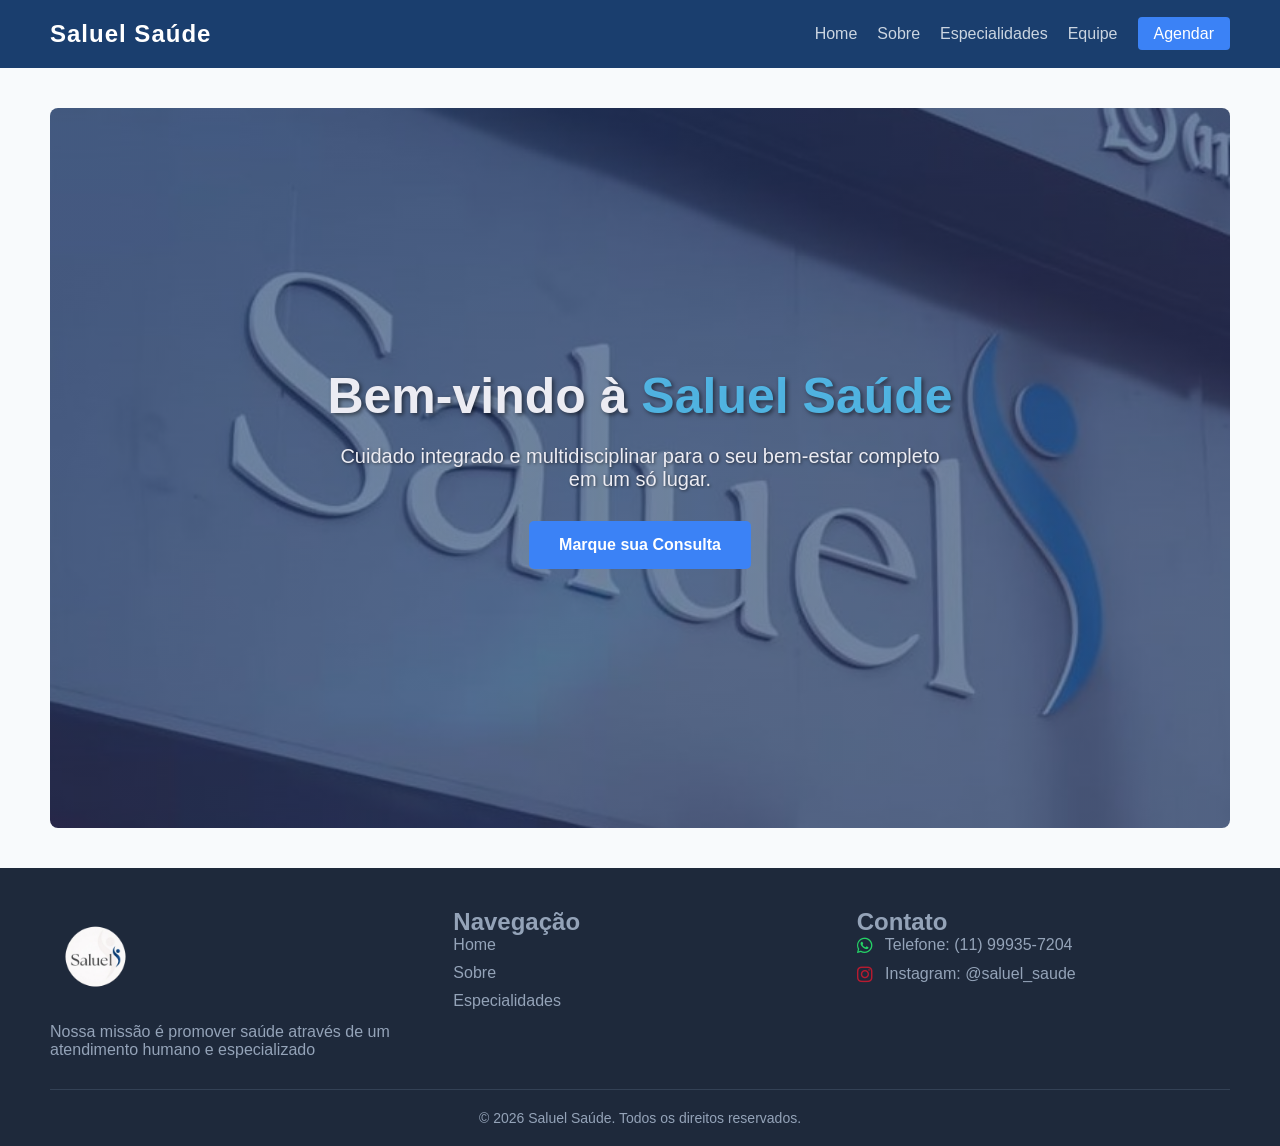
<file: index.html>
<!DOCTYPE html>
<html lang="pt-br">
<head>
    <meta charset="UTF-8">
    <meta name="viewport" content="width=device-width, initial-scale=1.0">
    <title>Saluel Saúde - Home</title>
    <link rel="stylesheet" href="style.css">
    <link rel="stylesheet" href="https://cdnjs.cloudflare.com/ajax/libs/font-awesome/6.4.2/css/all.min.css">
</head>
<body>

    <header>
        <div class="logo">Saluel Saúde</div>
        <nav>
            <ul>
                <li><a href="index.html">Home</a></li>
                <li><a href="sobre.html">Sobre</a></li>
                <li><a href="especialidades.html">Especialidades</a></li>
                <li><a href="equipe.html">Equipe</a></li>
                <li><a href="agendar.html" class="btn-nav">Agendar</a></li>
            </ul>
        </nav>
    </header>

    <main>
        <section class="hero">
            <h1>Bem-vindo à <span class="destaque">Saluel Saúde</span></h1>
            <p>Cuidado integrado e multidisciplinar para o seu bem-estar completo em um só lugar.</p>
            <a href="agendar.html" class="btn-large">Marque sua Consulta</a>
            
        </section>
    </main>

    <footer>
        <div class="footer-content">
            <div class="footer-section">
                <div class="footer-logo">
                <img src="images/Saluel_logo.png" alt="logo">
                </div>
                <p>
                    Nossa missão é promover saúde através de um atendimento humano e especializado
                </p>
            </div>
        <div class="footer-section">
                <h2>Navegação</h2>
                <ul>
                    <li><a href="index.html">Home</a></li>
                    <li><a href="sobre.html">Sobre</a></li>
                    <li><a href="especialidades.html">Especialidades</a></li>
                </ul>
            </div>
        <div class="footer-section">
               <h2>Contato</h2>
                   <ul>
                       <li>
                          <i class="fa-brands fa-whatsapp contato-icon"></i> Telefone: (11) 99935-7204
                       </li>
                    <li>
                         <i class="fa-brands fa-instagram contato-icon"></i> Instagram: @saluel_saude
                    </li>
                  </ul>
            </div>


        </div>
        <div class="footer-bottom">
            &copy; 2026 Saluel Saúde. Todos os direitos reservados.
        </div>
    </footer>

</body>
</html>
</file>
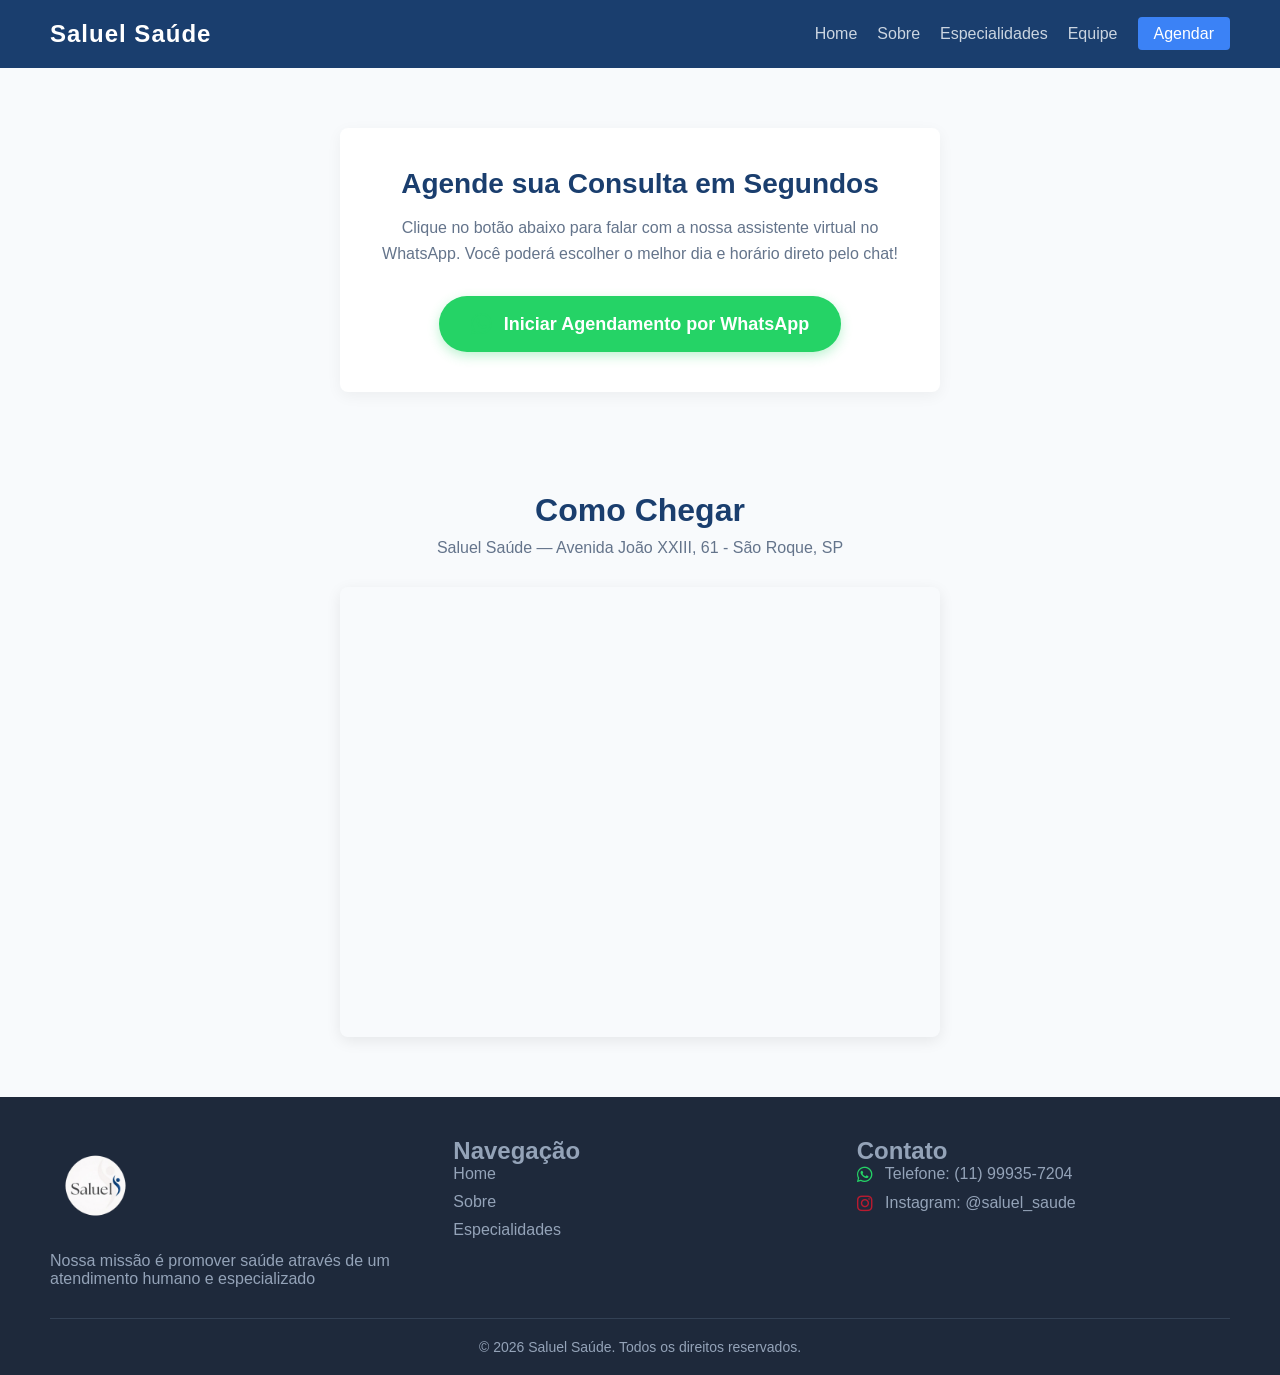
<file: agendar.html>
<!DOCTYPE html>
<html lang="pt-br">
<head>
    <meta charset="UTF-8">
    <meta name="viewport" content="width=device-width, initial-scale=1.0">
    <title>Saluel Saúde - Agendamento</title>
    <link rel="stylesheet" href="style.css">
    <link rel="stylesheet" href="https://cdnjs.cloudflare.com/ajax/libs/font-awesome/6.4.2/css/all.min.css">
</head>
<body>

    <header>
        <div class="logo">Saluel Saúde</div>
        <nav>
            <ul>
                <li><a href="index.html">Home</a></li>
                <li><a href="sobre.html">Sobre</a></li>
                <li><a href="especialidades.html">Especialidades</a></li>
                <li><a href="equipe.html">Equipe</a></li>
                <li><a href="agendar.html" class="btn-nav">Agendar</a></li>
            </ul>
        </nav>
    </header>

<section class="agendamento-rapido-container">
    <h1>Agende sua Consulta em Segundos</h1>
    <p>Clique no botão abaixo para falar com a nossa assistente virtual no WhatsApp. Você poderá escolher o melhor dia e horário direto pelo chat!</p>
    
    <a href="https://wa.me/5511999357204?text=Ol%C3%A1!%20Gostaria%20de%20agendar%20uma%20consulta%20na%20Saluel%20Sa%C3%BAde." 
       target="_blank" 
       class="btn-whatsapp-agendar">
        <i class="fa-brands fa-whatsapp"></i> Iniciar Agendamento por WhatsApp
    </a>
</section>






    <section class="localizacao-container">
    <h2>Como Chegar</h2>
    <p>Saluel Saúde — Avenida João XXIII, 61 - São Roque, SP</p>
    
    <div class="mapa-iframe">
        <iframe src="https://www.google.com/maps/embed?pb=!1m18!1m12!1m3!1d3658.0049281389242!2d-47.13784362539096!3d-23.532325160524753!2m3!1f0!2f0!3f0!3m2!1i1024!2i768!4f13.1!3m3!1m2!1s0x94cf0d54b947aaf5%3A0xee98816aab58d5de!2sR.%20Jo%C3%A3o%20XXIII%2C%2061%20-%20Centro%2C%20S%C3%A3o%20Roque%20-%20SP%2C%2018130-180!5e0!3m2!1spt-BR!2sbr!4v1781063945458!5m2!1spt-BR!2sbr" width="600" height="450" style="border:0;" allowfullscreen="" loading="lazy" referrerpolicy="no-referrer-when-downgrade">
           
        </iframe>
    </div>
</section>

   <footer>
        <div class="footer-content">
            <div class="footer-section">
                <div class="footer-logo">
                <img src="images/Saluel_logo.png" alt="logo">
                </div>
                      <p>
                    Nossa missão é promover saúde através de um atendimento humano e especializado
                      </p>
                </div>
            <div class="footer-section">
                <h2>Navegação</h2>
                <ul>
                    <li><a href="index.html">Home</a></li>
                    <li><a href="sobre.html">Sobre</a></li>
                    <li><a href="especialidades.html">Especialidades</a></li>
                </ul>
            </div>
            <div class="footer-section">
               <h2>Contato</h2>
                   <ul>
                       <li>
                          <i class="fa-brands fa-whatsapp contato-icon"></i> Telefone: (11) 99935-7204
                       </li>
                    <li>
                         <i class="fa-brands fa-instagram contato-icon"></i> Instagram: @saluel_saude
                    </li>
                  </ul>
            </div>


        </div>
        <div class="footer-bottom">
            &copy; 2026 Saluel Saúde. Todos os direitos reservados.
        </div>
    </footer>

</body>
</html>
</file>
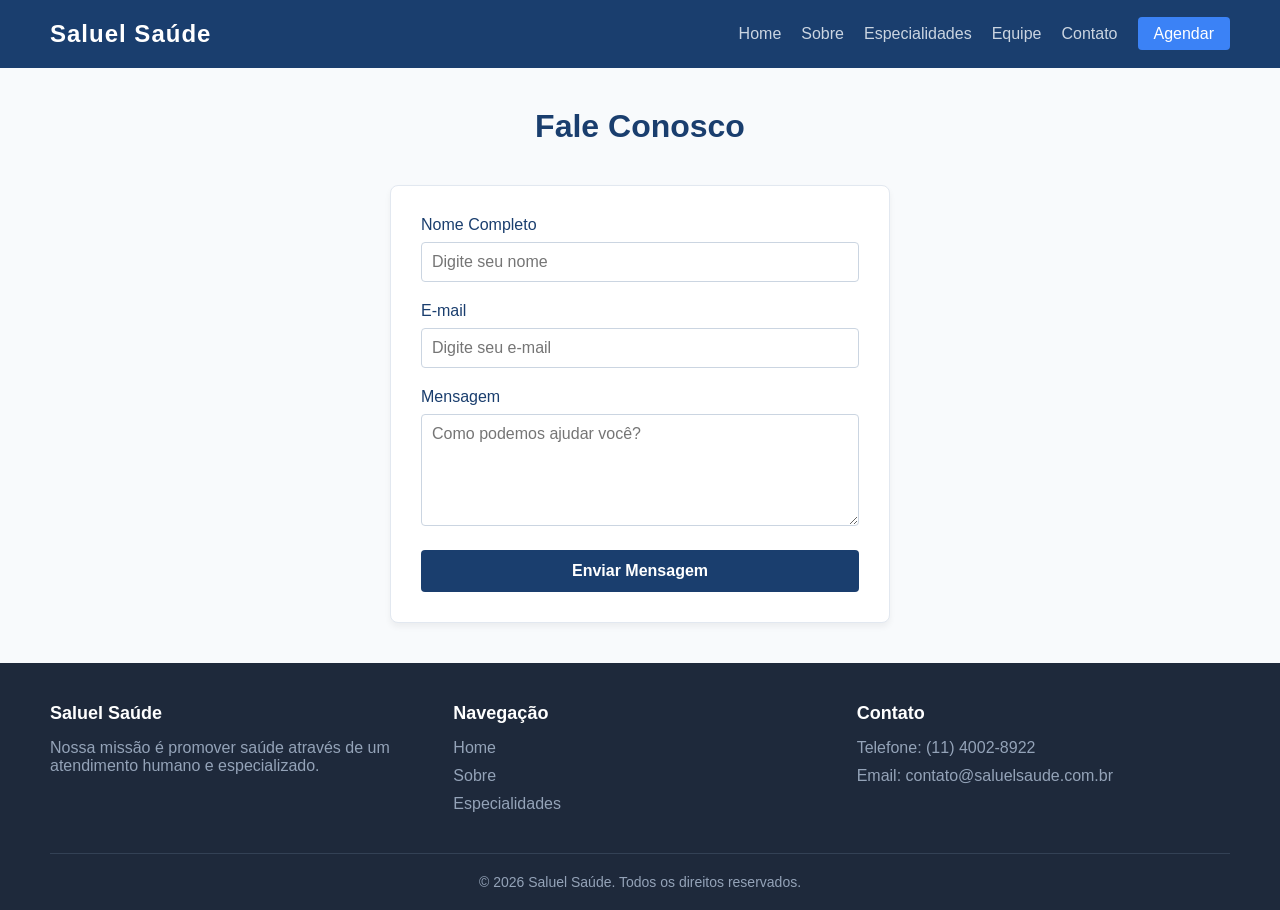
<file: contato.html>
<!DOCTYPE html>
<html lang="pt-br">
<head>
    <meta charset="UTF-8">
    <meta name="viewport" content="width=device-width, initial-scale=1.0">
    <title>Saluel Saúde - Contato</title>
    <link rel="stylesheet" href="style.css">
</head>
<body>

    <header>
        <div class="logo">Saluel Saúde</div>
        <nav>
            <ul>
                <li><a href="index.html">Home</a></li>
                <li><a href="sobre.html">Sobre</a></li>
                <li><a href="especialidades.html">Especialidades</a></li>
                <li><a href="equipe.html">Equipe</a></li>
                <li><a href="contato.html">Contato</a></li>
                <li><a href="agendar.html" class="btn-nav">Agendar</a></li>
            </ul>
        </nav>
    </header>

    <main>
        <h2 class="section-title">Fale Conosco</h2>
        <div class="form-container">
            <form action="#">
                <div class="form-group">
                    <label for="nome">Nome Completo</label>
                    <input type="text" id="nome" placeholder="Digite seu nome" required>
                </div>
                <div class="form-group">
                    <label for="email">E-mail</label>
                    <input type="email" id="email" placeholder="Digite seu e-mail" required>
                </div>
                <div class="form-group">
                    <label for="mensagem">Mensagem</label>
                    <textarea id="mensagem" rows="5" placeholder="Como podemos ajudar você?" required></textarea>
                </div>
                <button type="submit" class="btn-submit">Enviar Mensagem</button>
            </form>
        </div>
    </main>

    <footer>
        <div class="footer-content">
            <div class="footer-section">
                <h3>Saluel Saúde</h3>
                <p>Nossa missão é promover saúde através de um atendimento humano e especializado.</p>
            </div>
            <div class="footer-section">
                <h3>Navegação</h3>
                <ul>
                    <li><a href="index.html">Home</a></li>
                    <li><a href="sobre.html">Sobre</a></li>
                    <li><a href="especialidades.html">Especialidades</a></li>
                </ul>
            </div>
            <div class="footer-section">
                <h3>Contato</h3>
                <ul>
                    <li>Telefone: (11) 4002-8922</li>
                    <li>Email: contato@saluelsaude.com.br</li>
                </ul>
            </div>
        </div>
        <div class="footer-bottom">
            &copy; 2026 Saluel Saúde. Todos os direitos reservados.
        </div>
    </footer>

</body>
</html>
</file>
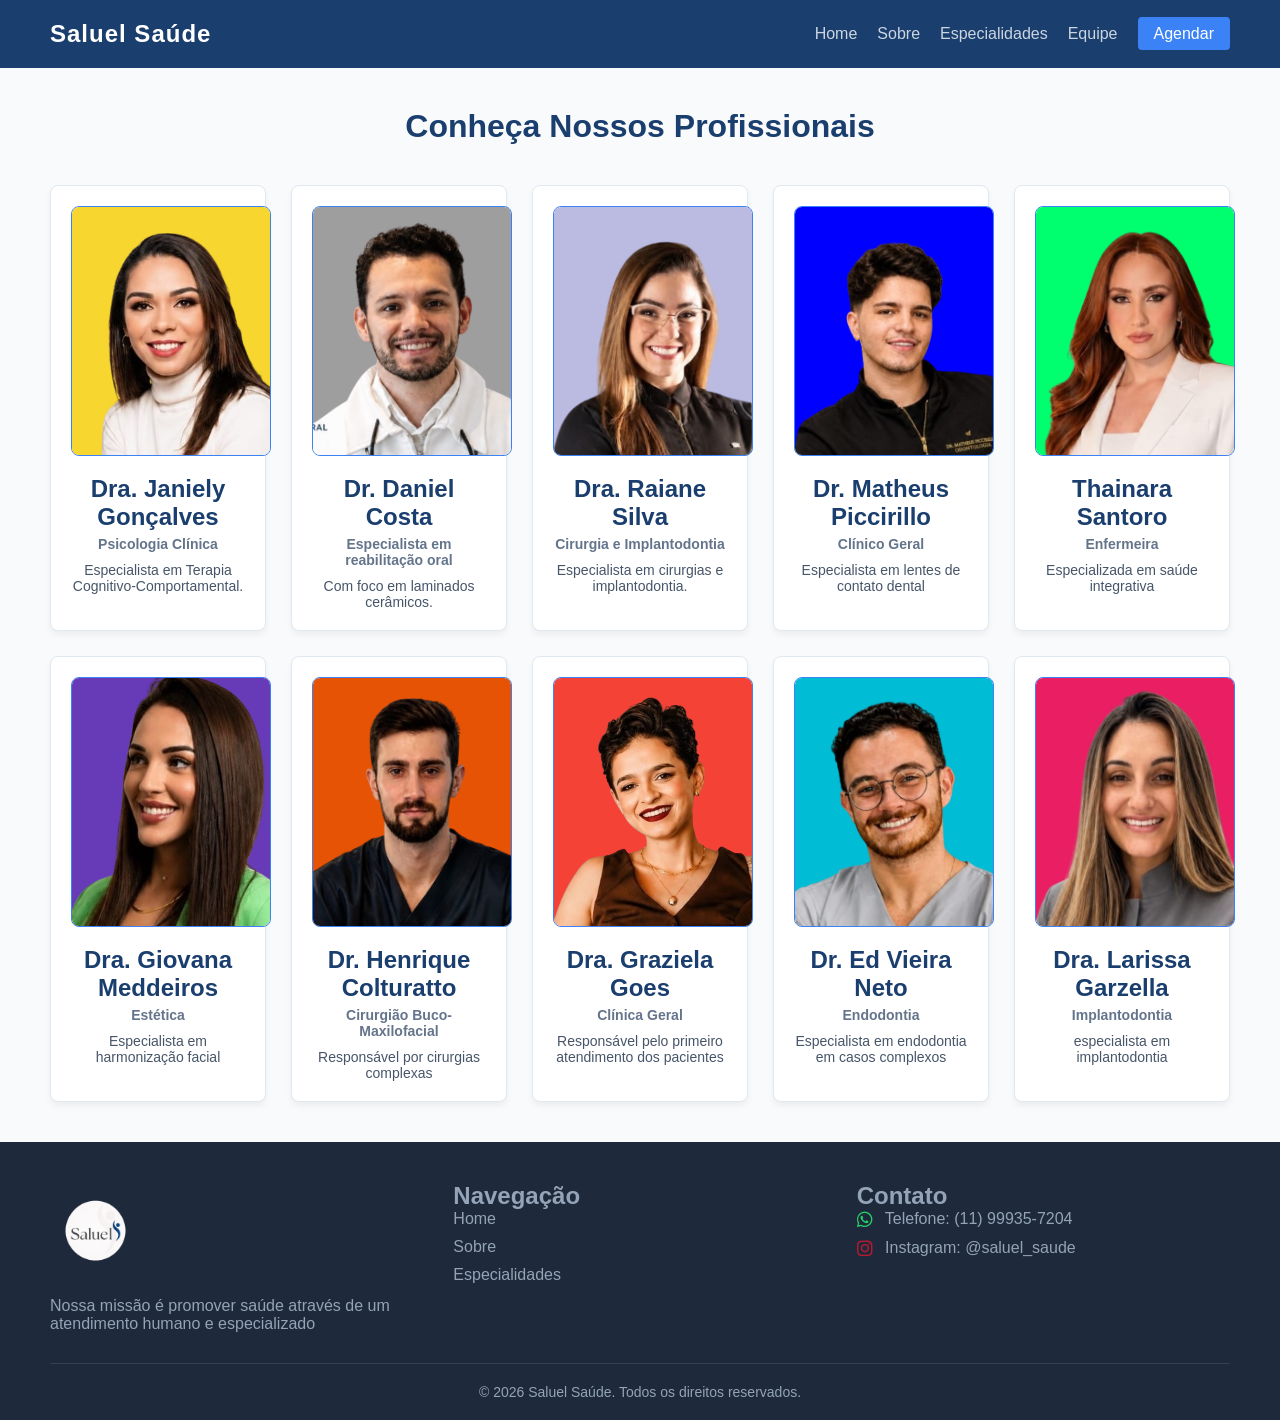
<file: equipe.html>
<!DOCTYPE html>
<html lang="pt-br">
<head>
    <meta charset="UTF-8">
    <meta name="viewport" content="width=device-width, initial-scale=1.0">
    <title>Saluel Saúde - Nossa Equipe</title>
    <link rel="stylesheet" href="style.css">
    <link rel="stylesheet" href="https://cdnjs.cloudflare.com/ajax/libs/font-awesome/6.4.2/css/all.min.css">
</head>
<body>

    <header>
        <div class="logo">Saluel Saúde</div>
        <nav>
            <ul>
                <li><a href="index.html">Home</a></li>
                <li><a href="sobre.html">Sobre</a></li>
                <li><a href="especialidades.html">Especialidades</a></li>
                <li><a href="equipe.html">Equipe</a></li>
                <li><a href="agendar.html" class="btn-nav">Agendar</a></li>
            </ul>
        </nav>
    </header>

    <main>
        <h1 class="section-title">Conheça Nossos Profissionais</h1>
        
        <div class="grid-equipe">
            
            <div class="card-membro">
                <img src="images/psi_janiely_gonçalves.png" alt="Dra. Janiely">
                <h2>Dra. Janiely Gonçalves</h2>
                <span>Psicologia Clínica</span>
                <p>Especialista em Terapia Cognitivo-Comportamental.</p>
            </div>

            <div class="card-membro">
                <img src="images/daniel_costa.png" alt="Dr. Daniel Costa">
                <h2>Dr. Daniel Costa</h2>
                <span>Especialista em reabilitação oral</span>
                <p>Com foco em laminados cerâmicos.</p>
            </div>

            <div class="card-membro">
                <img src="images/raiane_silva.png" alt="Dra. Raiane Silva">
                <h2>Dra. Raiane Silva</h2>
                <span>Cirurgia e Implantodontia</span>
                <p>Especialista em cirurgias e implantodontia.</p>
            </div>

            <div class="card-membro">
                <img src="images/matheus_piccirillo.png" alt="Dr. Matheus">
                <h2>Dr. Matheus Piccirillo</h2>
                <span>Clínico Geral</span>
                <p>Especialista em lentes de contato dental</p>
            </div>

            <div class="card-membro">
                <img src="images/thaiana_santoro.png" alt="Enfermeira">
                <h2>Thainara Santoro</h2>
                <span>Enfermeira</span>
                <p>Especializada em saúde integrativa</p>
            </div>

            <div class="card-membro">
                <img src="images/giovana_meddeiros.png" alt="Dra Giovana Meddeiros">
                <h2>Dra. Giovana Meddeiros</h2>
                <span>Estética</span>
                <p>Especialista em harmonização facial</p>
            </div>

            <div class="card-membro">
                <img src="images/henrique_colturatto.png" alt="Dr. Henrique Colturatto">
                <h2>Dr. Henrique Colturatto</h2>
                <span>Cirurgião Buco-Maxilofacial</span>
                <p>Responsável por cirurgias complexas</p>
            </div>

            <div class="card-membro">
                <img src="images/graziela_goes.png" alt="Dra. Graziela Goes">
                <h2>Dra. Graziela Goes</h2>
                <span>Clínica Geral</span>
                <p>Responsável pelo primeiro atendimento dos pacientes</p>
            </div>

            <div class="card-membro">
                <img src="images/ed_vieira_neto.png" alt="Dr. Ed Vieira">
                <h2>Dr. Ed Vieira Neto</h2>
                <span>Endodontia</span>
                <p>Especialista em endodontia em casos complexos</p>
            </div>

            <div class="card-membro">
                <img src="images/larissa_garzella.png" alt="Dra. Larissa Garzella">
                <h2>Dra. Larissa Garzella</h2>
                <span>Implantodontia</span>
                <p>especialista em implantodontia</p>
            </div>

        </div>
    </main>

   <footer>
        <div class="footer-content">
            <div class="footer-section">
                <div class="footer-logo">
                <img src="images/Saluel_logo.png" alt="logo">
                </div>
                <p>
                    Nossa missão é promover saúde através de um atendimento humano e especializado
                 </p>
            </div>
            <div class="footer-section">
                <h2>Navegação</h2>
                <ul>
                    <li><a href="index.html">Home</a></li>
                    <li><a href="sobre.html">Sobre</a></li>
                    <li><a href="especialidades.html">Especialidades</a></li>
                </ul>
            </div>
            <div class="footer-section">
               <h2>Contato</h2>
                   <ul>
                       <li>
                          <i class="fa-brands fa-whatsapp contato-icon"></i> Telefone: (11) 99935-7204
                       </li>
                    <li>
                         <i class="fa-brands fa-instagram contato-icon"></i> Instagram: @saluel_saude
                    </li>
                  </ul>
            </div>


        </div>
        <div class="footer-bottom">
            &copy; 2026 Saluel Saúde. Todos os direitos reservados.
        </div>
    </footer>

</body>
</html>
</file>
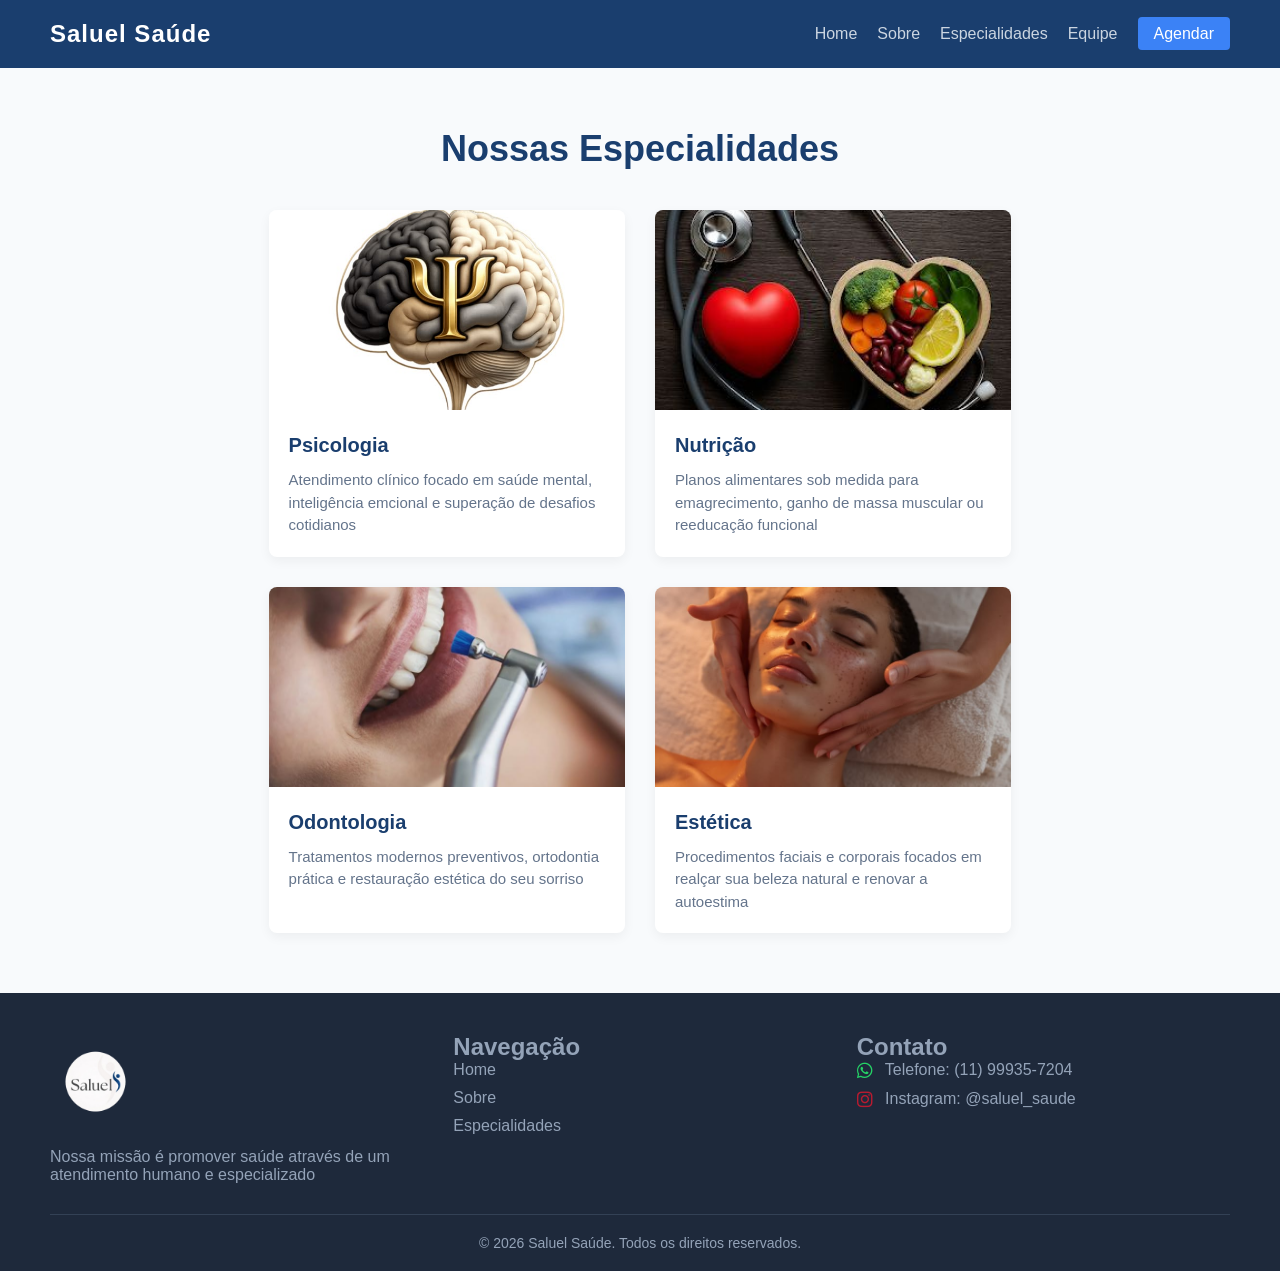
<file: especialidades.html>
<!DOCTYPE html>
<html lang="pt-br">
<head>
    <meta charset="UTF-8">
    <meta name="viewport" content="width=device-width, initial-scale=1.0">
    <title>Saluel Saúde - Especialidades</title>
    <link rel="stylesheet" href="style.css">
    <link rel="stylesheet" href="https://cdnjs.cloudflare.com/ajax/libs/font-awesome/6.4.2/css/all.min.css">
</head>
<body>

    <header>
        <div class="logo">Saluel Saúde</div>
        <nav>
            <ul>
                <li><a href="index.html">Home</a></li>
                <li><a href="sobre.html">Sobre</a></li>
                <li><a href="especialidades.html">Especialidades</a></li>
                <li><a href="equipe.html">Equipe</a></li>
                <li><a href="agendar.html" class="btn-nav">Agendar</a></li>
            </ul>
        </nav>
    </header>


<section class="especialidades-container">
    <h1 class="titulo-pagina">Nossas Especialidades</h1>
    
    
    <div class="grid-especialidades">
        
        <div class="card-especialidade">
            <div class="card-imagem">
                <img src="images/Psi_2.jfif" alt="Psicologia">
            </div>
            <div class="card-conteudo">
                <h2>Psicologia</h2>
                <p>Atendimento clínico focado em saúde mental, inteligência emcional e superação de desafios cotidianos</p>
            </div>
        </div>

        <div class="card-especialidade">
            <div class="card-imagem">
                <img src="images/Nutricao.jfif" alt="Nutrição">
            </div>
            <div class="card-conteudo">
                <h2>Nutrição</h2>
                <p>Planos alimentares sob medida para emagrecimento, ganho de massa muscular ou reeducação funcional</p>
            </div>
        </div>

        <div class="card-especialidade">
            <div class="card-imagem">
                <img src="images/Dentista.jfif" alt="Dentista">
            </div>
            <div class="card-conteudo">
                <h2>Odontologia</h2>
                <p>Tratamentos modernos preventivos, ortodontia prática e restauração estética do seu sorriso</p>
            </div>
        </div>

        <div class="card-especialidade">
            <div class="card-imagem">
                <img src="images/Estética.jfif" alt="Estética">
            </div>
            <div class="card-conteudo">
                <h2>Estética</h2>
                <p>Procedimentos faciais e corporais focados em realçar sua beleza natural e renovar a autoestima</p>
            </div>
        </div>

    </div>
</section>



    




   <footer>
        <div class="footer-content">
            <div class="footer-section">
                <div class="footer-logo">
                <img src="images/Saluel_logo.png" alt="logo">
                </div>
                <p>
                    Nossa missão é promover saúde através de um atendimento humano e especializado
                 </p>
            </div>
            <div class="footer-section">
                <h2>Navegação</h2>
                <ul>
                    <li><a href="index.html">Home</a></li>
                    <li><a href="sobre.html">Sobre</a></li>
                    <li><a href="especialidades.html">Especialidades</a></li>
                </ul>
            </div>
            <div class="footer-section">
               <h2>Contato</h2>
                   <ul>
                       <li>
                          <i class="fa-brands fa-whatsapp contato-icon"></i> Telefone: (11) 99935-7204
                       </li>
                    <li>
                         <i class="fa-brands fa-instagram contato-icon"></i> Instagram: @saluel_saude
                    </li>
                  </ul>
            </div>


        </div>
        <div class="footer-bottom">
            &copy; 2026 Saluel Saúde. Todos os direitos reservados.
        </div>
    </footer>

</body>
</html>
</file>
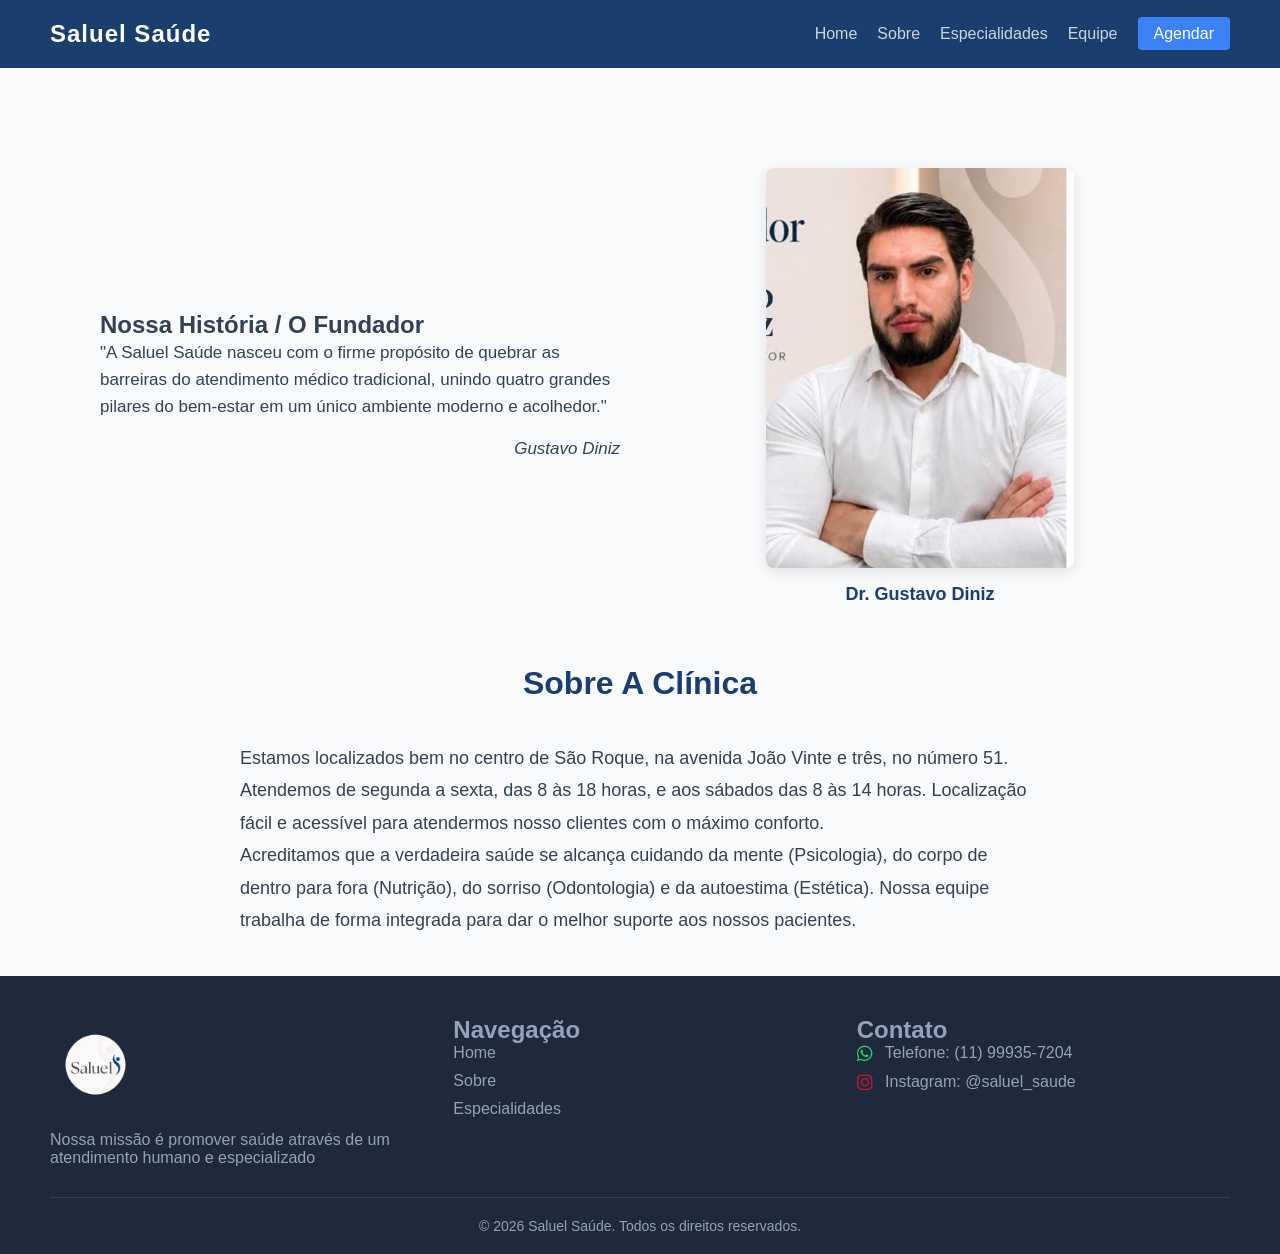
<file: sobre.html>
<!DOCTYPE html>
<html lang="pt-br">
<head>
    <meta charset="UTF-8">
    <meta name="viewport" content="width=device-width, initial-scale=1.0">
    <title>Saluel Saúde - Sobre Nós</title>
    <link rel="stylesheet" href="style.css">
    <link rel="stylesheet" href="https://cdnjs.cloudflare.com/ajax/libs/font-awesome/6.4.2/css/all.min.css">
</head>
<body>

    <header>
        <div class="logo">Saluel Saúde</div>
        <nav>
            <ul>
                <li><a href="index.html">Home</a></li>
                <li><a href="sobre.html">Sobre</a></li>
                <li><a href="especialidades.html">Especialidades</a></li>
                <li><a href="equipe.html">Equipe</a></li>
                <li><a href="agendar.html" class="btn-nav">Agendar</a></li>
            </ul>
        </nav>
    </header>

    <main>
<section class="sobre-fundador-container">
    
    <div class="sobre-fundador-texto">
        <h1>Nossa História / O Fundador</h1>

        <p>"A Saluel Saúde nasceu com o firme propósito de quebrar as barreiras do atendimento médico tradicional, unindo quatro grandes pilares do bem-estar em um único ambiente moderno e acolhedor."</p>
            <p>
                <p class="sobre-citacao">Gustavo Diniz</p>
    </div>

    <div class="sobre-fundador-foto">
    <figure>
        <img src="images/gustavo_diniz_fundador.jpeg" alt="Foto do Fundador da Saluel Saúde">
        <figcaption class="nome-fundador">Dr. Gustavo Diniz</figcaption>
    </figure>
</div>

</section>

        <h2 class="section-title">Sobre A Clínica</h2>
        <div class="sobre-container">
            <p>
                Estamos localizados bem no centro de São Roque, na avenida João Vinte e três, no número 51. Atendemos de segunda a sexta, das 8 às 18 horas, e aos sábados das 8 às 14 horas. Localização fácil e acessível para atendermos nosso clientes com o máximo conforto.
            </p>
            <p>Acreditamos que a verdadeira saúde se alcança cuidando da mente (Psicologia), do corpo de dentro para fora (Nutrição), do sorriso (Odontologia) e da autoestima (Estética). Nossa equipe trabalha de forma integrada para dar o melhor suporte aos nossos pacientes.</p>
        </div>
    </main>

    <footer>
        <div class="footer-content">
            <div class="footer-section">
                <div class="footer-logo">
                <img src="images/Saluel_logo.png" alt="logo">
                </div>
                <p>
                    Nossa missão é promover saúde através de um atendimento humano e especializado
                 </p>
            </div>
            <div class="footer-section">
                <h2>Navegação</h2>
                <ul>
                    <li><a href="index.html">Home</a></li>
                    <li><a href="sobre.html">Sobre</a></li>
                    <li><a href="especialidades.html">Especialidades</a></li>
                </ul>
            </div>
            <div class="footer-section">
               <h2>Contato</h2>
                   <ul>
                       <li>
                          <i class="fa-brands fa-whatsapp contato-icon"></i> Telefone: (11) 99935-7204
                       </li>
                    <li>
                         <i class="fa-brands fa-instagram contato-icon"></i> Instagram: @saluel_saude
                    </li>
                  </ul>
            </div>


        </div>
        <div class="footer-bottom">
            &copy; 2026 Saluel Saúde. Todos os direitos reservados.
        </div>
    </footer>

</body>
</html>
</file>
<file: style.css>
/* CONFIGURAÇÕES GERAIS E RESET */
* {
    margin: 0;
    padding: 0;
    box-sizing: border-box;
    font-family: 'Segoe UI', Tahoma, Geneva, Verdana, sans-serif;
}

body {
    background-color: #f8fafc;
    color: #334155;
    display: flex;
    flex-direction: column;
    min-height: 100vh;
}

/* NAVBAR / CABEÇALHO GLOBAL */
header {
    background-color: #1a3e6e; /* Azul Marinho do Logo */
    padding: 20px 50px;
    display: flex;
    justify-content: space-between;
    align-items: center;
    position: sticky;
    top: 0;
    z-index: 1000;
}

.logo {
    color: #ffffff;
    font-size: 24px;
    font-weight: bold;
    text-transform: none;
    letter-spacing: 1px;
    display: flex;      
    align-items: center; 
}

.logo img {
    height: 40px;      
    width: auto;     
    object-fit: contain;
    
}


header nav ul {
    display: flex;
    list-style: none;
    gap: 20px;
    align-items: center;
}

header nav ul li a {
    color: #cbd5e1;
    text-decoration: none;
    font-weight: 500;
    transition: 0.3s;
}

header nav ul li a:hover {
    color: #ffffff;
}

/* Botão Destacado na Navbar */
.btn-nav {
    background-color: #3b82f6; /* Azul Royal Destaque */
    color: #ffffff !important;
    padding: 8px 16px;
    border-radius: 4px;
}

.btn-nav:hover {
    background-color: #2563eb;
}

/* CONTEÚDO PRINCIPAL */
main {
    flex: 1;
    padding: 40px 50px;
}

.section-title {
    text-align: center;
    color: #1a3e6e;
    margin-bottom: 40px;
    font-size: 32px;
}

   /* PÁGINA: HOME (HERO SECTION) */
.hero {
    background-image: linear-gradient(rgba(26, 62, 110, 0.6), rgba(26, 62, 110, 0.6)), url('images/Saluel_fachada.jpeg');
    background-size: cover;
    background-position: center;
    background-repeat: no-repeat;
    
    height: 80vh;
    display: flex;
    flex-direction: column;
    justify-content: center;
    align-items: center;
    text-align: center;
    color: rgb(236, 236, 243);
    padding: 20px;
    border-radius: 8px;
}

.hero h1 {
    font-size: 50px;
    margin-bottom: 20px;
    text-shadow: 2px 2px 4px rgba(0, 0, 0, 0.5); /* Sombra para destacar o texto na imagem */
}
.destaque {
    color: #52bcecec; 
    font-style: normal; 
    font-weight: bold; 
}


.hero p {
    font-size: 20px;
    margin-bottom: 30px;
    max-width: 600px;
    text-shadow: 1px 1px 3px rgba(0, 0, 0, 0.5); /* Sombra para destacar o texto */
}

.btn-large {
    background-color: #3b82f6;
    color: white;
    padding: 15px 30px;
    text-decoration: none;
    font-weight: bold;
    border-radius: 5px;
    transition: 0.3s;
}

.btn-large:hover {
    background-color: #2563eb;
}

/* PÁGINA: SOBRE */
.sobre-container {
    max-width: 800px;
    margin: 0 auto;
    line-height: 1.8;
    font-size: 18px;
}

.sobre-citacao {
    text-align: right;   /* Força o texto a ir para o lado direito */
    display: block;      
    font-style: italic;  /* Opcional: deixa em itálico para dar cara de citação */
    color: #64748b;      /* Opcional: um cinza mais suave para diferenciar do texto principal */
    margin-top: 15px;    /* Dá um espaço entre o texto principal e ele */
}

/* Garante que o container da figura alinhe tudo ao centro */   
.sobre-fundador-foto figure {
    text-align: center;
    width: 100%;
}

/* Estilização do nome do fundador */
.nome-fundador {
    margin-top: 12px;       /* Distância entre a foto e o nome */
    font-size: 18px;        /* Tamanho para o nome */
    font-weight: bold;      /* Deixa em negrito */
    color: #1a3e6e;         /* O azul marinho padrão do site */
}






/* PÁGINA: ESPECIALIDADES */
.especialidades-container {
    max-width: 1200px;
    margin: 0 auto;
    padding: 60px 20px;
}

.titulo-pagina {
    text-align: center;
    color: #1a3e6e; /* Azul Marinho padrão */
    font-size: 36px;
    margin-bottom: 40px;
}

/* Cria a distribuição das 4 fotos em colunas */
.grid-especialidades {
    display: grid;
    grid-template-columns: repeat(auto-fit, minmax(250px, 1fr));
    gap: 30px; /* Espaço entre os cartões */
}

/* Estilo de cada Card */
.card-especialidade {
    background-color: #ffffff;
    border-radius: 8px;
    overflow: hidden; /* Garante que a foto respeite a borda arredondada do card */
    box-shadow: 0 4px 12px rgba(0, 0, 0, 0.05); /* Sombra bem leve */
    transition: transform 0.3s ease, box-shadow 0.3s ease;
}

/* Efeito interativo ao passar o mouse */
.card-especialidade:hover {
    transform: translateY(-5px); /* O card sobe levemente */
    box-shadow: 0 8px 20px rgba(0, 0, 0, 0.12); /* A sombra aumenta */
}

/* Container da Foto */
.card-imagem img {
    width: 100%;
    height: 200px; /* Altura padronizada para todas as 4 fotos */
    object-fit: cover; /* Recorta a imagem sem distorcê-la */
}

/* Textos dentro do Card */
.card-conteudo {
    padding: 20px;
}

.card-conteudo h2 {
    color: #1a3e6e;
    font-size: 20px;
    margin-bottom: 12px;
}

.card-conteudo p {
    color: #64748b;
    font-size: 15px;
    line-height: 1.5;
}



/* PÁGINA: EQUIPE (GRID DE 10 ESPAÇOS - 5 COLUNAS X 2 LINHAS) */
.grid-equipe {
    display: grid;
    grid-template-columns: repeat(auto-fit, minmax(200px, 1fr));
    gap: 25px;
    justify-content: center;
    
}



.card-membro {
    background: white;
    border: 1px solid #e2e8f0;
    border-radius: 8px;
    padding: 20px;
    text-align: center;
    box-shadow: 0 4px 6px rgba(0,0,0,0.05);
}

.card-membro img {
    width: 200px;
    height: 250px;
    border-radius: 8px; /* Transforma a foto em um círculo */
    object-fit: cover;
    margin-bottom: 15px;
    border: 1px solid #3b82f6;
}

.card-membro h2 {
    color: #1a3e6e;
    margin-bottom: 5px;
}

.card-membro span {
    color: #64748b;
    font-size: 14px;
    display: block;
    margin-bottom: 10px;
    font-weight: bold;
}

.card-membro p {
    font-size: 14px;
    color: #475569;
}

/* PÁGINA: AGENDAR */
.form-container {
    max-width: 500px;
    margin: 0 auto;
    background: white;
    padding: 30px;
    border-radius: 8px;
    border: 1px solid #e2e8f0;
    box-shadow: 0 4px 6px rgba(0,0,0,0.05);
}

.form-group {
    margin-bottom: 20px;
}

.form-group label {
    display: block;
    margin-bottom: 8px;
    font-weight: 500;
    color: #1a3e6e;
}

.form-group input, .form-group select, .form-group textarea {
    width: 100%;
    padding: 10px;
    border: 1px solid #cbd5e1;
    border-radius: 4px;
    font-size: 16px;
}

.btn-submit {
    background-color: #1a3e6e;
    color: white;
    border: none;
    padding: 12px 20px;
    font-size: 16px;
    font-weight: bold;
    border-radius: 4px;
    cursor: pointer;
    width: 100%;
    transition: 0.3s;
}

.btn-submit:hover {
    background-color: #11294a;
}

/* FOOTER GLOBAL */
footer {
    background-color: #1e293b; /* Cinza Escuro Profissional */
    color: #94a3b8;
    padding: 40px 50px 20px 50px;
    margin-top: auto; /* Força o footer a ir para o final mesmo se a página tiver pouco conteúdo */
}

.footer-content {
    display: flex;
    justify-content: space-between;
    flex-wrap: wrap;
    gap: 30px;
    margin-bottom: 30px;
}

.footer-section {
    flex: 1;
    min-width: 200px;
}

.footer-section h3 {
    color: #ffffff;
    margin-bottom: 15px;
    font-size: 18px;
}

.footer-section ul {
    list-style: none;
}

.footer-section ul li {
    margin-bottom: 10px;
}

.footer-section ul li a {
    color: #94a3b8;
    text-decoration: none;
    transition: 0.3s;
}

.footer-section ul li a:hover {
    color: #ffffff;
}

.footer-bottom {
    text-align: center;
    border-top: 1px solid #334155;
    padding-top: 20px;
    font-size: 14px;
}

/* Estilização do logotipo do rodapé */
.footer-logo img {
    height: 100px;           
    width: auto;             /* Mantém a proporção sem distorcer */
    object-fit: contain;
    margin-bottom: 15px;     /* Cria um espaço confortável entre o logo e o texto de baixo */
    display: block;          /* Garante que o texto de baixo vá para a linha seguinte corretamente */
}

/* Estilização dos ícones de contato */
.contato-icon {
    margin-right: 8px;     /* Cria um espaço entre o ícone e o texto */
    font-size: 18px;       /* Ajusta o tamanho do ícone */
    vertical-align: middle;/* Alinha o ícone verticalmente com o texto */
    color: #3b82f6;        /* Usa o Azul Royal de destaque do seu site nos ícones */
}

.fa-whatsapp {
    color: #25d366; /* Verde do WhatsApp */
}

.fa-instagram {
    color: #b81b30; /* Rosa do Instagram */
}

/* PÁGINA SOBRE: SEÇÃO DO FUNDADOR */
.sobre-fundador-container {
    display: flex;
    align-items: center;      /* Alinha o texto verticalmente com o centro da foto */
    justify-content: space-between;
    gap: 40px;                /* Espaço confortável entre o texto e a foto */
    padding: 60px 50px;       /* Margem interna para respirar na página */
    max-width: 1200px;
    margin: 0 auto;           /* Centraliza a seção inteira na tela */
}

.sobre-fundador-texto {
    flex: 1;                  /* Faz o texto ocupar o espaço proporcional esquerdo */
}

.sobre-fundador-texto h2 {
    color: #1a3e6e;           /* O azul marinho padrão do seu site */
    margin-bottom: 20px;
    font-size: 32px;
}

.sobre-fundador-texto p {
    line-height: 1.6;         /* Deixa o espaçamento entre as linhas mais agradável para leitura */
    color: #334155;
    font-size: 17px;
}

.sobre-fundador-foto {
    flex: 1;                  /* Faz a área da foto ter o mesmo peso da do texto */
    display: flex;
    justify-content: center;
}

.sobre-fundador-foto img {
    max-width: 100%;          /* Impede que a foto estoure o tamanho da tela */
    height: 400px;            /* Define uma altura fixa */
    object-fit: cover;        /* Corta a imagem proporcionalmente se necessário, sem distorcer o rosto */
    border-radius: 8px;       /* Bordas levemente arredondadas para combinar com o botão da Home */
    box-shadow: 0 4px 15px rgba(0, 0, 0, 0.1); /* Sombra suave para dar profundidade à foto */
}

/* Responsividade: Se o site for aberto no celular, o texto fica em cima e a foto embaixo */
@media (max-width: 768px) {
    .sobre-fundador-container {
        flex-direction: column;
        padding: 30px 20px;
    }
    
    .sobre-fundador-foto img {
        height: 300px;        /* Reduz um pouco o tamanho da foto no celular */
    }
}

/* PÁGINA AGENDAR: SEÇÃO DO GOOGLE MAPS */
.localizacao-container {
    max-width: 1200px;
    margin: 40px auto 60px auto; /* Afasta um pouco do formulário de agendamento */
    padding: 0 20px;
    text-align: center; /* Centraliza o título e o endereço */
}

.localizacao-container h2 {
    color: #1a3e6e; /* Azul Marinho padrão */
    font-size: 32px;
    margin-bottom: 10px;
}

.localizacao-container p {
    color: #64748b;
    font-size: 16px;
    margin-bottom: 30px;
}

/* Container do mapa para aplicar os efeitos visuais */
.mapa-iframe {
    border-radius: 8px;
    overflow: hidden; /* Garante que o mapa respeite a borda arredondada do container */
    box-shadow: 0 4px 15px rgba(0, 0, 0, 0.08); /* Sombra suave para dar profundidade */
}

.mapa-iframe iframe {
    display: block; /* Remove pequenos espaços em branco abaixo do iframe */
}


/* PÁGINA AGENDAR: BOTÃO DE WHATSAPP */
.agendamento-rapido-container {
    max-width: 600px;
    margin: 60px auto;
    padding: 40px 30px;
    background-color: #ffffff;
    border-radius: 8px;
    box-shadow: 0 4px 15px rgba(0, 0, 0, 0.05);
    text-align: center;
}

.agendamento-rapido-container h1 {
    color: #1a3e6e;
    font-size: 28px;
    margin-bottom: 15px;
}

.agendamento-rapido-container p {
    color: #64748b;
    font-size: 16px;
    line-height: 1.6;
    margin-bottom: 30px;
}

/* O Botão Customizado */
.btn-whatsapp-agendar {
    display: inline-flex;
    align-items: center;
    justify-content: center;
    gap: 12px;                  /* Espaço entre o ícone e o texto */
    background-color: #25d366;  /* Verde do WhatsApp */
    color: #ffffff;
    text-decoration: none;
    font-size: 18px;
    font-weight: bold;
    padding: 16px 32px;
    border-radius: 50px;         /* Botão arredondado, estilo moderno */
    box-shadow: 0 4px 12px rgba(37, 211, 102, 0.3);
    transition: transform 0.2s ease, background-color 0.2s ease;
}

/* Efeitos de interação */
.btn-whatsapp-agendar:hover {
    background-color: #20ba5a;  /* Tom ligeiramente mais escuro ao passar o mouse */
    transform: translateY(-2px); /* Efeito flutuante */
}

.btn-whatsapp-agendar:active {
    transform: translateY(0);    /* Volta ao normal ao clicar */
}

.btn-whatsapp-agendar i {
    font-size: 24px;            /* Ícone do Whats ligeiramente maior que o texto */
}

/* AJUSTES PARA TELAS DE CELULARES */
@media (max-width: 768px) {
    header {
        padding: 15px 20px;
        flex-direction: column; /* Coloca o logo em cima e o menu embaixo */
        gap: 15px;
    }

    header nav ul {
        flex-wrap: wrap; /* Permite que os links quebrem a linha se não couberem */
        justify-content: center;
        gap: 30px;
    }

    main {
        padding: 20px 15px; /* Reduz a margem lateral do conteúdo no celular */
    }

    .hero h1 {
        font-size: 32px; /* Diminui para caber na tela do celular */
    }

    .titulo-pagina, .section-title {
        font-size: 26px;
    }
}
</file>
